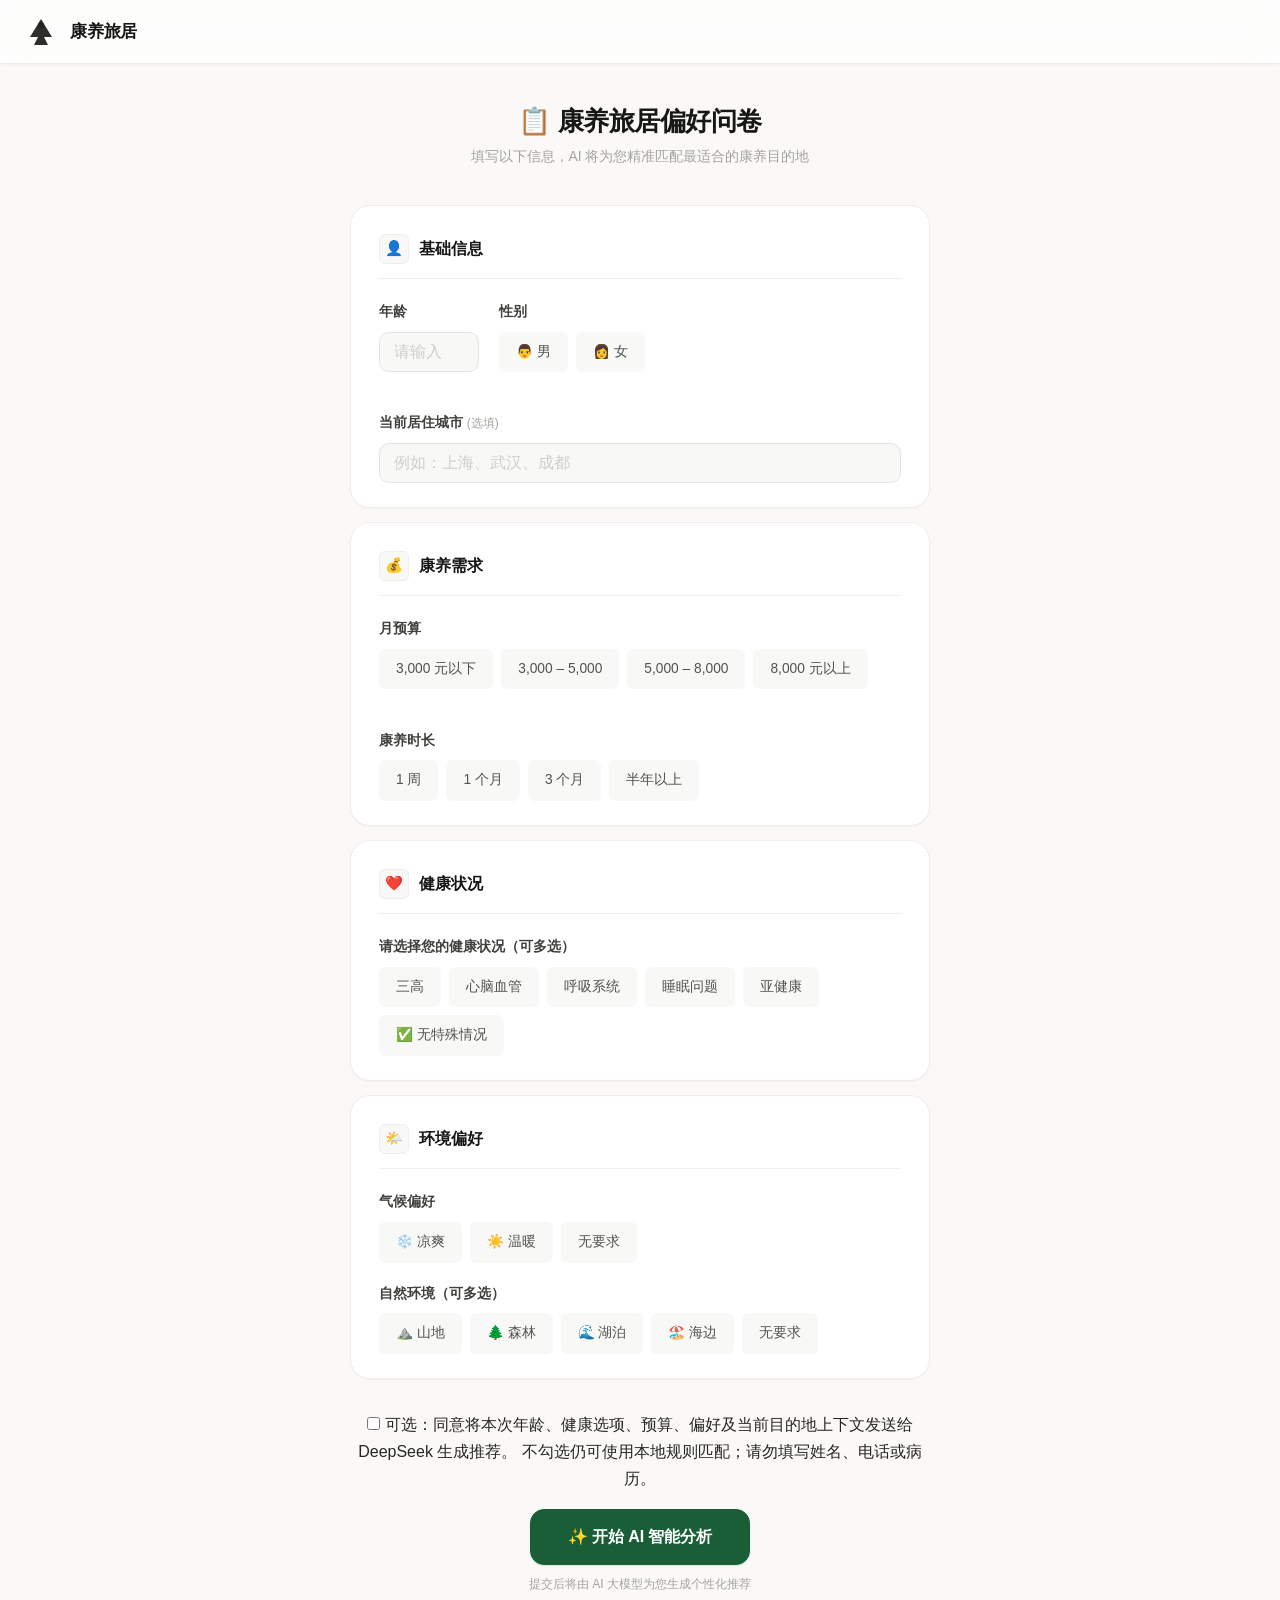
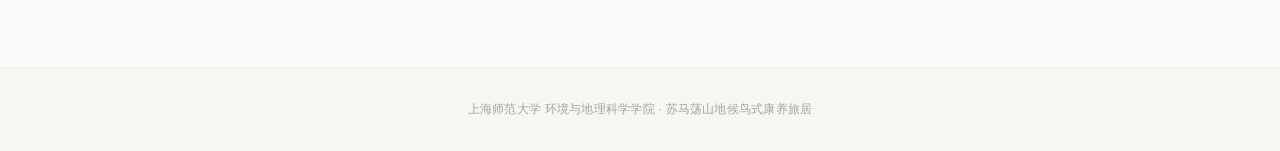
<file: frontend/questionnaire.html>
<!DOCTYPE html>
<html lang="zh-CN">
<head>
  <meta charset="UTF-8">
  <meta name="viewport" content="width=device-width, initial-scale=1.0">
  <title>康养旅居 · 偏好问卷</title>
  <link rel="stylesheet" href="css/style.css">
</head>
<body class="questionnaire-page">

  <!-- Navigation -->
  <nav class="nav">
    <div class="nav-inner">
      <a class="nav-brand" href="index.html">
        <span class="nav-brand-icon">
          <svg viewBox="0 0 34 34" fill="none" xmlns="http://www.w3.org/2000/svg">
            <path d="M17 4L28 22H20L24 30H10L14 22H6L17 4Z" fill="currentColor" opacity="0.9"/>
            <circle cx="17" cy="10" r="3" fill="currentColor" opacity="0.5"/>
          </svg>
        </span>
        <span>康养旅居</span>
      </a>
    </div>
  </nav>

  <!-- ── 问卷主体 ────────────────────────────────────────── -->
  <div class="q-container">

    <!-- 从 Act2 进入时显示；普通问卷路径保持隐藏 -->
    <section class="q-destination-context" id="q-destination-context" hidden>
      <div class="q-destination-image">
        <img id="q-destination-image" alt="" loading="eager">
      </div>
      <div class="q-destination-content">
        <p class="q-destination-eyebrow">本次分析对象</p>
        <h1><span id="q-destination-name">目的地</span>是否适合我</h1>
        <p class="q-destination-tagline" id="q-destination-tagline"></p>
        <div class="q-destination-facts" aria-label="当前目的地环境摘要">
          <span id="q-destination-climate"></span>
          <span id="q-destination-air"></span>
          <span id="q-destination-altitude"></span>
        </div>
        <a class="q-destination-change" href="index.html">返回目的地探索</a>
      </div>
    </section>

    <div class="q-header">
      <h2 id="q-page-title">📋 康养旅居偏好问卷</h2>
      <p id="q-page-desc">填写以下信息，AI 将为您精准匹配最适合的康养目的地</p>
    </div>

    <!-- 基础信息 -->
    <div class="q-section">
      <div class="q-section-title">
        <span class="q-section-icon">👤</span> 基础信息
      </div>

      <div class="q-row">
        <div class="q-field" style="flex: 0 0 100px;">
          <label class="q-label" for="age">年龄</label>
          <input class="q-input" type="number" id="age" name="age"
                 min="18" max="100" placeholder="请输入" required>
          <span class="field-error" id="error-age"></span>
        </div>
        <div class="q-field">
          <label class="q-label">性别</label>
          <div class="q-options">
            <input class="q-radio" type="radio" name="gender" id="gender-male" value="男">
            <label class="q-option" for="gender-male">👨 男</label>
            <input class="q-radio" type="radio" name="gender" id="gender-female" value="女">
            <label class="q-option" for="gender-female">👩 女</label>
          </div>
        </div>
      </div>

      <div class="q-row">
        <div class="q-field">
          <label class="q-label" for="city">当前居住城市 <span class="optional">(选填)</span></label>
          <input class="q-input" type="text" id="city" name="city"
                 placeholder="例如：上海、武汉、成都">
        </div>
      </div>
    </div>

    <!-- 康养需求 -->
    <div class="q-section">
      <div class="q-section-title">
        <span class="q-section-icon">💰</span> 康养需求
      </div>

      <div class="q-row">
        <div class="q-field">
          <label class="q-label">月预算</label>
          <div class="q-options">
            <input class="q-radio" type="radio" name="budget" id="budget-1" value="3000以下">
            <label class="q-option" for="budget-1">3,000 元以下</label>
            <input class="q-radio" type="radio" name="budget" id="budget-2" value="3000-5000">
            <label class="q-option" for="budget-2">3,000 – 5,000</label>
            <input class="q-radio" type="radio" name="budget" id="budget-3" value="5000-8000">
            <label class="q-option" for="budget-3">5,000 – 8,000</label>
            <input class="q-radio" type="radio" name="budget" id="budget-4" value="8000以上">
            <label class="q-option" for="budget-4">8,000 元以上</label>
          </div>
          <span class="field-error" id="error-budget"></span>
        </div>
      </div>

      <div class="q-row">
        <div class="q-field">
          <label class="q-label">康养时长</label>
          <div class="q-options">
            <input class="q-radio" type="radio" name="duration" id="dur-1" value="1周">
            <label class="q-option" for="dur-1">1 周</label>
            <input class="q-radio" type="radio" name="duration" id="dur-2" value="1个月">
            <label class="q-option" for="dur-2">1 个月</label>
            <input class="q-radio" type="radio" name="duration" id="dur-3" value="3个月">
            <label class="q-option" for="dur-3">3 个月</label>
            <input class="q-radio" type="radio" name="duration" id="dur-4" value="半年以上">
            <label class="q-option" for="dur-4">半年以上</label>
          </div>
        </div>
      </div>
    </div>

    <!-- 健康状况 -->
    <div class="q-section">
      <div class="q-section-title">
        <span class="q-section-icon">❤️</span> 健康状况
      </div>

      <div class="q-row">
        <div class="q-field">
          <label class="q-label">请选择您的健康状况（可多选）</label>
          <div class="q-options">
            <input class="q-checkbox" type="checkbox" name="health" id="health-1" value="三高">
            <label class="q-option" for="health-1">三高</label>
            <input class="q-checkbox" type="checkbox" name="health" id="health-2" value="心脑血管">
            <label class="q-option" for="health-2">心脑血管</label>
            <input class="q-checkbox" type="checkbox" name="health" id="health-3" value="呼吸系统">
            <label class="q-option" for="health-3">呼吸系统</label>
            <input class="q-checkbox" type="checkbox" name="health" id="health-4" value="睡眠问题">
            <label class="q-option" for="health-4">睡眠问题</label>
            <input class="q-checkbox" type="checkbox" name="health" id="health-5" value="亚健康">
            <label class="q-option" for="health-5">亚健康</label>
            <input class="q-checkbox" type="checkbox" name="health" id="health-6" value="无特殊情况">
            <label class="q-option" for="health-6">✅ 无特殊情况</label>
          </div>
        </div>
      </div>
    </div>

    <!-- 环境偏好 -->
    <div class="q-section">
      <div class="q-section-title">
        <span class="q-section-icon">🌤️</span> 环境偏好
      </div>

      <div class="q-row">
        <div class="q-field">
          <label class="q-label">气候偏好</label>
          <div class="q-options">
            <input class="q-radio" type="radio" name="climate" id="climate-cool" value="凉爽">
            <label class="q-option" for="climate-cool">❄️ 凉爽</label>
            <input class="q-radio" type="radio" name="climate" id="climate-warm" value="温暖">
            <label class="q-option" for="climate-warm">☀️ 温暖</label>
            <input class="q-radio" type="radio" name="climate" id="climate-any" value="无要求">
            <label class="q-option" for="climate-any">无要求</label>
          </div>
        </div>
      </div>

      <div class="q-row">
        <div class="q-field">
          <label class="q-label">自然环境（可多选）</label>
          <div class="q-options">
            <input class="q-checkbox" type="checkbox" name="environment" id="env-1" value="山地">
            <label class="q-option" for="env-1">⛰️ 山地</label>
            <input class="q-checkbox" type="checkbox" name="environment" id="env-2" value="森林">
            <label class="q-option" for="env-2">🌲 森林</label>
            <input class="q-checkbox" type="checkbox" name="environment" id="env-3" value="湖泊">
            <label class="q-option" for="env-3">🌊 湖泊</label>
            <input class="q-checkbox" type="checkbox" name="environment" id="env-4" value="海边">
            <label class="q-option" for="env-4">🏖️ 海边</label>
            <input class="q-checkbox" type="checkbox" name="environment" id="env-5" value="无要求">
            <label class="q-option" for="env-5">无要求</label>
          </div>
        </div>
      </div>
    </div>

    <!-- 提交按钮 -->
    <div class="q-submit">
      <label style="display:block;margin-bottom:16px;line-height:1.7">
        <input id="recommend-ai-consent" type="checkbox">
        可选：同意将本次年龄、健康选项、预算、偏好及当前目的地上下文发送给 DeepSeek 生成推荐。
        不勾选仍可使用本地规则匹配；请勿填写姓名、电话或病历。
      </label>
      <button id="submit-btn" class="btn btn-primary btn-lg" type="button"
              onclick="handleSubmit()">
        ✨ 开始 AI 智能分析
      </button>
      <p class="q-submit-hint" id="q-submit-hint">提交后将由 AI 大模型为您生成个性化推荐</p>
    </div>

  </div>

  <!-- ── 底部 ────────────────────────────────────────────── -->
  <footer class="footer">
    上海师范大学 环境与地理科学学院 · 苏马荡山地候鸟式康养旅居
  </footer>

  <!-- ── 表单交互脚本 ────────────────────────────────────── -->
  <script src="js/api.js?v=web-closure-1"></script>
  <script>
    // ── Act2 目的地上下文 ─────────────────────────────────
    const ANALYSIS_QUERY = new URLSearchParams(window.location.search);
    const DESTINATION_MODE = ANALYSIS_QUERY.get('mode') === 'destination';
    const EXPECTED_DESTINATION_ID = ANALYSIS_QUERY.get('destination_id');

    function readSessionJson(key) {
      try {
        const value = sessionStorage.getItem(key);
        return value ? JSON.parse(value) : null;
      } catch (error) {
        console.warn('[Step5] 无法读取上下文:', key, error.message);
        return null;
      }
    }

    function readAnalysisContext() {
      if (!DESTINATION_MODE) return null;
      const destination = readSessionJson('ht_selected_dest');
      const exploration = readSessionJson('ht_exploration_context');
      if (!destination || destination.id == null || !destination.name) return null;
      if (EXPECTED_DESTINATION_ID && String(destination.id) !== String(EXPECTED_DESTINATION_ID)) return null;
      return { mode: 'destination', destination, exploration: exploration || {} };
    }

    const analysisContext = readAnalysisContext();
    let lastAnalysisRequest = null;

    function destinationAirLabel(destination) {
      const air = destination.air_quality || {};
      if (typeof air === 'string') return air;
      const parts = [];
      if (air.level) parts.push('空气' + air.level);
      if (air.index != null) parts.push('AQI ' + air.index);
      return parts.join(' · ') || '空气数据待核验';
    }

    function destinationTemperature(destination) {
      const temperature = destination.temperature || {};
      return typeof temperature === 'string' ? temperature : (temperature.average || '');
    }

    function contractFactText(label, fact) {
      if (!fact || ['pending', 'unknown', 'conflict', 'stale'].includes(fact.status)) return '';
      let value = fact.value;
      if (value == null && fact.value_low != null && fact.value_high != null) {
        value = fact.value_low + '–' + fact.value_high;
      }
      if (value == null || value === '') return '';
      const unit = fact.unit ? String(fact.unit).replace('CNY/month', '元/月') : '';
      return `${label}${value}${unit}（范围：${fact.scope || '未说明'}；状态：${fact.status}）`;
    }

    function contractEnvironmentSummary(exploration) {
      const environment = exploration && exploration.environment;
      const facts = environment && environment.verified_facts;
      if (!facts) return '';
      return [
        contractFactText('年均气温', facts.average_temperature),
        contractFactText('空气环境', facts.air_quality),
        contractFactText('森林覆盖率', facts.forest_coverage),
        contractFactText('海拔', facts.altitude),
        contractFactText('医疗可达性', facts.medical_access),
        contractFactText('月预算参考', facts.monthly_budget)
      ].filter(Boolean).join('，');
    }

    function contractMissingData(exploration) {
      const environment = exploration && exploration.environment;
      const evidence = environment && environment.analysis_evidence;
      if (!Array.isArray(evidence)) return [];
      return [...new Set(evidence.flatMap(item => item.missing_data || []))];
    }

    function renderAnalysisContext() {
      if (!analysisContext) return;
      const destination = analysisContext.destination;
      const contextCard = document.getElementById('q-destination-context');
      contextCard.hidden = false;

      document.body.classList.add('destination-analysis-mode');
      document.title = '康养旅居 · ' + destination.name + '适合度分析';
      document.getElementById('q-destination-name').textContent = destination.name;
      document.getElementById('q-destination-tagline').textContent = destination.tagline || destination.story || '';
      document.getElementById('q-destination-climate').textContent = destination.climate || '气候数据待核验';
      document.getElementById('q-destination-air').textContent = destinationAirLabel(destination);
      document.getElementById('q-destination-altitude').textContent = destination.altitude != null
        ? '海拔 ' + destination.altitude + 'm' : '海拔待核验';

      const image = document.getElementById('q-destination-image');
      if (destination.image) {
        image.src = destination.image;
        image.alt = destination.name + '风景';
        image.addEventListener('error', function () {
          image.removeAttribute('src');
          image.parentElement.classList.add('is-unavailable');
        }, { once: true });
      } else {
        image.parentElement.classList.add('is-unavailable');
      }

      document.getElementById('q-page-title').textContent = '告诉 AI 您的生活与健康需求';
      document.getElementById('q-page-desc').textContent = '以下回答将只用于判断' + destination.name + '与您的适配情况。';
      document.getElementById('submit-btn').textContent = '分析' + destination.name + '是否适合我';
      document.getElementById('q-submit-hint').textContent = '将结合当前地点的气候、空气、医疗与预算信息进行分析';
    }

    renderAnalysisContext();

    // “无特殊情况” 与其他健康选项互斥
    const healthNone = document.getElementById('health-6');
    const healthChecks = document.querySelectorAll('input[name="health"]:not(#health-6)');
    healthChecks.forEach(cb => {
     cb.addEventListener('change', () => { if (cb.checked) healthNone.checked = false; });
    });
    healthNone.addEventListener('change', () => {
      if (healthNone.checked) { healthChecks.forEach(cb => { cb.checked = false; }); }
    });

    // “无要求” 与其他环境选项互斥
    const envNone = document.getElementById('env-5');
    const envChecks = document.querySelectorAll('input[name="environment"]:not(#env-5)');
    envChecks.forEach(cb => {
      cb.addEventListener('change', () => { if (cb.checked) envNone.checked = false; });
    });
    envNone.addEventListener('change', () => {
      if (envNone.checked) { envChecks.forEach(cb => { cb.checked = false; }); }
    });

    // ── API 配置 ──────────────────────────────────────────
    const API_BASE = window.HealthTravelAPI.API_BASE;

    // ── 字段映射 ──────────────────────────────────────────
    const BUDGET_MAP = {
      '3000以下': 2000, '3000-5000': 4000, '5000-8000': 6500, '8000以上': 10000,
    };
    const CLIMATE_MAP = {
      '凉爽': '避暑', '温暖': '避寒', '无要求': '不挑剔',
    };

    // 暂存最近一次 payload，供重试使用
    let lastPayload = null;

    // ── 内联校验 ──────────────────────────────────────────
    function clearErrors() {
      document.querySelectorAll('.field-error').forEach(el => { el.textContent = ''; });
      document.querySelectorAll('.q-input.error').forEach(el => { el.classList.remove('error'); });
      const budgetOpts = document.querySelector('input[name="budget"]')?.closest('.q-options');
      if (budgetOpts) budgetOpts.classList.remove('error');
    }

    function showFieldError(elId, msg) {
      const errEl = document.getElementById('error-' + elId);
      if (errEl) errEl.textContent = msg;
      const input = document.getElementById(elId);
      if (input) input.classList.add('error');
    }

    function showBudgetError(msg) {
      const errEl = document.getElementById('error-budget');
      if (errEl) errEl.textContent = msg;
      const opts = document.querySelector('input[name="budget"]')?.closest('.q-options');
      if (opts) opts.classList.add('error');
    }

    // ── AI 加载层 ─────────────────────────────────────────
    const THINKING_STEPS = [
      '读取您的健康需求…',
      '分析健康状况与适合的海拔区间…',
      '匹配预算与消费水平…',
      '检索目的地环境数据库…',
      'DeepSeek 大模型深度推理…',
      '生成个性化推荐方案…',
    ];
    if (analysisContext) {
      THINKING_STEPS[3] = '核对' + analysisContext.destination.name + '的环境与生活数据…';
      THINKING_STEPS[5] = '生成当前地点适合度结论…';
    }
    let animationAbort = null;
    let safetyTimer = null;
    let apiResolved = false;
    let resolveApiPromise = null;

    function sleep(ms) { return new Promise(r => setTimeout(r, ms)); }

    function clearSafetyTimer() {
      if (safetyTimer) { clearTimeout(safetyTimer); safetyTimer = null; }
    }

    function showOverlay() {
      clearSafetyTimer();
      apiResolved = false;
      resolveApiPromise = null;
      document.getElementById('ai-overlay').style.display = 'flex';
      document.getElementById('ai-thinking').style.display = 'block';
      document.getElementById('ai-error').style.display = 'none';
      document.querySelectorAll('.ai-thinking-step').forEach((el, i) => {
        el.className = 'ai-thinking-step';
        el.querySelector('.step-text').textContent = THINKING_STEPS[i];
      });
      safetyTimer = setTimeout(() => {
        console.error('⚠️ 加载层安全超时触发（35 秒），强制关闭');
        showErrorCard('服务响应超时', 'AI 服务处理时间过长，请检查网络后重试。', true);
        resetButton();
      }, 35000);
    }

    function hideOverlay() {
      clearSafetyTimer();
      document.getElementById('ai-overlay').style.display = 'none';
    }

    function setStepState(index, state) {
      const steps = document.querySelectorAll('.ai-thinking-step');
      if (index >= 0 && index < steps.length) {
        steps[index].className = 'ai-thinking-step ' + state;
      }
    }

    async function runThinkingAnimation(apiPromise) {
      animationAbort = new AbortController();
      const signal = animationAbort.signal;

      // Steps 0-2: Play while API is running (600ms each)
      for (let i = 0; i <= 2; i++) {
        if (signal.aborted) return;
        setStepState(i, 'active');
        // Wait 800ms or until API resolves
        await Promise.race([sleep(800), apiPromise.then(function(){}).catch(function(){})]);
        if (signal.aborted) return;
        setStepState(i, 'done');
      }

      // Step 3: "检索数据库" — wait for API if still pending
      if (signal.aborted) return;
      setStepState(3, 'active');
      await Promise.race([sleep(800), apiPromise.then(function(){}).catch(function(){})]);
      if (signal.aborted) return;
      setStepState(3, 'done');

      // Step 4: "DeepSeek 推理" — must wait for API
      if (signal.aborted) return;
      setStepState(4, 'active');
      try {
        await apiPromise; // Wait for actual API response
      } catch(e) {
        // API will handle error separately, just complete animation
      }
      if (signal.aborted) return;
      setStepState(4, 'done');

      // Step 5: "生成推荐" — brief final step
      if (signal.aborted) return;
      setStepState(5, 'active');
      await sleep(500);
      if (signal.aborted) return;
      setStepState(5, 'done');
    }

    function completeAllSteps() {
      if (animationAbort) animationAbort.abort();
      document.querySelectorAll('.ai-thinking-step').forEach(el => {
        el.className = 'ai-thinking-step done';
      });
    }

    function showErrorCard(title, msg, showRetry) {
      clearSafetyTimer();
      if (animationAbort) animationAbort.abort();
      document.getElementById('ai-thinking').style.display = 'none';
      const errEl = document.getElementById('ai-error');
      errEl.style.display = 'block';
      document.getElementById('ai-error-title').textContent = title;
      document.getElementById('ai-error-msg').textContent = msg;
      document.getElementById('ai-retry-btn').style.display = showRetry ? 'inline-flex' : 'none';
      document.getElementById('ai-close-btn').style.display = showRetry ? 'none' : 'inline-flex';
    }

    // ── 按钮状态 ──────────────────────────────────────────
    function setButtonLoading() {
      const btn = document.getElementById('submit-btn');
      btn.classList.add('btn-loading');
      btn.innerHTML = '<span class="btn-spinner"></span>AI 正在分析…';
      btn.disabled = true;
    }

    function resetButton() {
      const btn = document.getElementById('submit-btn');
      btn.classList.remove('btn-loading');
      btn.textContent = analysisContext
        ? '分析' + analysisContext.destination.name + '是否适合我'
        : '✨ 开始 AI 智能分析';
      btn.disabled = false;
    }

    // ── 核心提交流程 ──────────────────────────────────────
    function doSubmit(payload) {
      const controller = new AbortController();
      const timeoutId = setTimeout(() => controller.abort(), 30000);

      // Create the API promise (fired immediately, animation syncs with it)
      var apiPromise = fetch(`${API_BASE}/api/recommend`, {
        method: 'POST',
        headers: { 'Content-Type': 'application/json' },
        body: JSON.stringify(payload),
        signal: controller.signal,
      }).then(function (resp) {
        clearTimeout(timeoutId);
        if (!resp.ok) {
          return resp.text().then(function (errText) {
            throw new Error('HTTP ' + resp.status + ': ' + errText);
          });
        }
        return resp.json();
      });

      // Run animation synced with API
      runThinkingAnimation(apiPromise).then(function () {
        // Handle API result after animation completes
        return apiPromise.then(function (data) {
          completeAllSteps();

          // Store results together with the immutable analysis context used for this request.
          const storedResult = Object.assign({}, data);
          if (lastAnalysisRequest) storedResult.analysis_context = lastAnalysisRequest;
          sessionStorage.setItem('ht_recommend_results', JSON.stringify(storedResult));

          // Preload destinations
          var destCtrl = new AbortController();
          var destTimeout = setTimeout(function () { destCtrl.abort(); }, 5000);
          return fetch(API_BASE + '/api/destinations', { signal: destCtrl.signal })
            .then(function (destResp) {
              clearTimeout(destTimeout);
              if (destResp.ok) {
                return destResp.json().then(function (destData) {
                  sessionStorage.setItem('ht_destinations', JSON.stringify(destData.results || []));
                });
              }
            }).catch(function () { /* degrade gracefully */ });
        }).then(function () {
          return sleep(400);
        }).then(function () {
          window.location.href = 'results.html';
        });
      }).catch(function (err) {
        clearTimeout(timeoutId);
        console.error('❌ 请求失败：', err);

        if (err.name === 'AbortError') {
          showErrorCard('AI 服务暂时繁忙', '请求超时（30 秒），DeepSeek 可能正在高负载运行，请稍后重试。', true);
        } else {
          showErrorCard('网络连接失败', '无法连接到后端服务。请确认服务已启动：\nhttp://127.0.0.1:8000', true);
        }
        resetButton();
      });
    }

    async function handleSubmit() {
      clearErrors();

      // 收集表单数据
      const age       = parseInt(document.getElementById('age').value, 10);
      const gender    = document.querySelector('input[name="gender"]:checked')?.value || '';
      const city      = document.getElementById('city').value.trim();
      const budgetKey = document.querySelector('input[name="budget"]:checked')?.value;
      const duration  = document.querySelector('input[name="duration"]:checked')?.value || '';
      const health    = [...document.querySelectorAll('input[name="health"]:checked')].map(c => c.value);
      const climateRaw= document.querySelector('input[name="climate"]:checked')?.value;
      const env       = [...document.querySelectorAll('input[name="environment"]:checked')].map(c => c.value);

      // 校验
      if (!age || age < 18 || age > 100) {
        showFieldError('age', '请填写有效的年龄（18–100 岁）');
        document.getElementById('age').focus();
        return;
      }
      if (!budgetKey) {
        showBudgetError('请选择月预算');
        return;
      }

      // 映射后端字段
      const healthStatus = health.length === 0 || health.includes('无特殊情况')
        ? '健康' : health.join('、');
      const notesParts = [];
      if (gender)   notesParts.push(`性别：${gender}`);
      if (city)     notesParts.push(`现居：${city}`);
      if (duration) notesParts.push(`计划时长：${duration}`);
      if (env.length && !env.includes('无要求')) {
        notesParts.push(`环境偏好：${env.join('、')}`);
      }
      if (analysisContext) {
        const destination = analysisContext.destination;
        const act3 = analysisContext.exploration && analysisContext.exploration.act3;
        const contractFacts = contractEnvironmentSummary(analysisContext.exploration);
        const environmentFacts = contractFacts || [
          destination.climate,
          destinationTemperature(destination) ? '年均气温' + destinationTemperature(destination) : '',
          destinationAirLabel(destination),
          destination.forest_coverage ? '森林覆盖' + destination.forest_coverage : '',
          destination.medical_level ? '医疗资源' + destination.medical_level : '',
          destination.budget_level ? '预算等级' + destination.budget_level : '',
          destination.altitude != null ? '海拔' + destination.altitude + '米' : ''
        ].filter(Boolean).join('，');
        const missingData = contractMissingData(analysisContext.exploration);
        notesParts.push(
          `当前分析目的地：${destination.name}（ID ${destination.id}）。` +
          `用户希望重点判断该地点是否适合本人，请优先评估并明确说明适合条件、风险与注意事项。` +
          `已知目的地数据：${environmentFacts}。` +
          (missingData.length ? `明确缺失数据：${missingData.join('、')}；不得自行补全。` : '')
        );
        if (analysisContext.exploration.source === 'act3_v1' && act3) {
          const act3Facts = [
            act3.selected_season
              ? `已选择季节：${act3.selected_season_label || act3.selected_season}` : '',
            act3.budget_scenario
              ? `预算情景：${act3.budget_scenario_label || act3.budget_scenario}` : '',
            Array.isArray(act3.viewed_sections) && act3.viewed_sections.length
              ? `已查看内容：${act3.viewed_sections.join('、')}` : ''
          ].filter(Boolean).join('，');
          if (act3Facts) notesParts.push(`Act3 深度体验上下文：${act3Facts}`);
        }
      }

      lastPayload = {
        allow_external_ai: document.getElementById('recommend-ai-consent').checked,
        age, monthly_budget: BUDGET_MAP[budgetKey] || 4000,
        health_status: healthStatus,
        climate_preference: CLIMATE_MAP[climateRaw] || '不挑剔',
        activity_level: '轻度',
        additional_notes: notesParts.join('；'),
      };

      lastAnalysisRequest = analysisContext ? {
        mode: 'destination',
        destination: analysisContext.destination,
        exploration: analysisContext.exploration,
        profile: lastPayload,
        submitted_at: new Date().toISOString()
      } : {
        mode: 'general',
        profile: lastPayload,
        submitted_at: new Date().toISOString()
      };
      sessionStorage.setItem('ht_analysis_request', JSON.stringify(lastAnalysisRequest));

      // 显示加载层 + 提交（doSubmit 内部管理动画+API）
      setButtonLoading();
      showOverlay();
      doSubmit(lastPayload);
    }

    // ── 重试 ──────────────────────────────────────────────
    function handleRetry() {
      if (!lastPayload) return;
      showOverlay();
      setButtonLoading();
      doSubmit(lastPayload);
    }

    function closeOverlay() {
      hideOverlay();
      resetButton();
    }
  </script>


  <!-- ══════════════════════════════════════════════════════ -->
  <!-- AI 分析加载层                                            -->
  <!-- ══════════════════════════════════════════════════════ -->
  <div id="ai-overlay" class="ai-overlay" style="display:none;">
    <div class="ai-overlay-card">

      <!-- 思考状态 -->
      <div id="ai-thinking">
        <div class="ai-thinking-header">
          <div class="ai-thinking-spinner">
            <span class="spinner-ring"></span>
          </div>
          <h3>AI 深度分析中</h3>
        </div>
        <div class="ai-thinking-steps">
          <div class="ai-thinking-step" data-step="0">
            <span class="step-icon"></span>
            <span class="step-text">读取您的健康需求…</span>
          </div>
          <div class="ai-thinking-step" data-step="1">
            <span class="step-icon"></span>
            <span class="step-text">分析健康状况与适合的海拔区间…</span>
          </div>
          <div class="ai-thinking-step" data-step="2">
            <span class="step-icon"></span>
            <span class="step-text">匹配预算与消费水平…</span>
          </div>
          <div class="ai-thinking-step" data-step="3">
            <span class="step-icon"></span>
            <span class="step-text">检索目的地环境数据库…</span>
          </div>
          <div class="ai-thinking-step" data-step="4">
            <span class="step-icon"></span>
            <span class="step-text">DeepSeek 大模型深度推理…</span>
          </div>
          <div class="ai-thinking-step" data-step="5">
            <span class="step-icon"></span>
            <span class="step-text">生成个性化推荐方案…</span>
          </div>
        </div>
      </div>

      <!-- 错误状态（初始隐藏） -->
      <div id="ai-error" class="ai-error-state" style="display:none;">
        <div class="ai-error-icon">⚠️</div>
        <h3 id="ai-error-title">网络连接失败</h3>
        <p id="ai-error-msg"></p>
        <div class="ai-error-actions">
          <button id="ai-retry-btn" class="btn btn-primary" onclick="handleRetry()">🔄 重新尝试</button>
          <button id="ai-close-btn" class="btn btn-outline" onclick="closeOverlay()" style="display:none;">关闭</button>
        </div>
      </div>

    </div>
  </div>

  <!-- Navigation script -->
  <script src="js/nav.js"></script>
  <!-- UX Engine -->
  <script src="js/ux.js"></script>

</body>
</html>
</file>
<file: frontend/css/style.css>
/* ============================================================
   AI 康养旅居 — Main Stylesheet
   Sprint 6: 产品化设计系统
   模块化入口，按层叠顺序引入
   ============================================================ */

/* Layer 0: Design Tokens（变量定义，必须最先加载） */
@import 'tokens.css';

/* Layer 1: Reset & Base */
@import 'reset.css';

/* Layer 2: Component Styles */
@import 'nav.css';
@import 'hero.css';
@import 'buttons.css';
@import 'cards.css';
@import 'sections.css';
@import 'map.css';
@import 'footer.css';

/* Layer 3: Responsive（必须最后加载以覆盖组件样式） */
@import 'responsive.css';

/* ═══════════════════════════════════════════════════════════
   向后兼容：保留旧版 CSS 变量别名和全局样式
   以下内容来自原 style.css，确保 questionnaire.html
   和 results.html 继续正常工作
   ═══════════════════════════════════════════════════════════ */

/* ── 问卷页面（questionnaire.html 样式） ──────────────────── */
.questionnaire-page {
  background: var(--color-bg);
}

.q-container {
  max-width: 620px;
  margin: 0 auto;
  padding: 40px 20px 72px;
}

.q-header {
  text-align: center;
  margin-bottom: 36px;
}

.q-header h2 {
  font-size: var(--text-2xl);
  font-weight: 700;
  color: var(--color-gray-900);
  margin-bottom: 8px;
  letter-spacing: -0.02em;
}

.q-header p {
  color: var(--color-text-muted);
  font-size: var(--text-sm);
}

.q-section {
  background: var(--color-surface);
  border: 1px solid var(--color-border-light);
  border-radius: var(--radius-lg);
  padding: 28px 28px 24px;
  margin-bottom: 14px;
  box-shadow: var(--shadow-xs);
  position: relative;
}

.q-section-title {
  display: flex;
  align-items: center;
  gap: 10px;
  font-size: var(--text-base);
  font-weight: 600;
  color: var(--color-gray-900);
  margin-bottom: 22px;
  padding-bottom: 14px;
  border-bottom: 1px solid var(--color-border-light);
  letter-spacing: -0.01em;
}

.q-section-icon {
  width: 30px;
  height: 30px;
  border-radius: var(--radius-xs);
  display: inline-flex;
  align-items: center;
  justify-content: center;
  font-size: .9rem;
  background: var(--color-gray-50);
  border: 1px solid var(--color-border-light);
}

.q-row {
  display: flex;
  gap: 20px;
  margin-bottom: 20px;
}

.q-row:last-child { margin-bottom: 0; }

.q-field {
  flex: 1;
  min-width: 0;
}

.q-label {
  display: block;
  font-size: var(--text-sm);
  font-weight: 600;
  color: var(--color-gray-700);
  margin-bottom: 8px;
}

.q-label .optional {
  font-weight: 400;
  color: var(--color-text-muted);
  font-size: var(--text-xs);
}

.q-input {
  width: 100%;
  padding: 10px 14px;
  font-size: var(--text-base);
  font-family: var(--font-sans);
  color: var(--color-text);
  background: var(--color-gray-50);
  border: 1px solid var(--color-border);
  border-radius: var(--radius-sm);
  transition: all var(--transition-fast);
  outline: none;
}

.q-input:focus {
  border-color: var(--color-gray-400);
  background: #fff;
  box-shadow: 0 0 0 3px rgba(0,0,0,.04);
}

.q-input::placeholder {
  color: var(--color-gray-300);
}

.q-options {
  display: flex;
  flex-wrap: wrap;
  gap: 8px;
}

.q-radio,
.q-checkbox {
  position: absolute;
  opacity: 0;
  pointer-events: none;
}

.q-option {
  display: inline-flex;
  align-items: center;
  gap: 5px;
  padding: 8px 16px;
  font-size: var(--text-sm);
  font-weight: 500;
  color: var(--color-gray-600);
  background: var(--color-gray-50);
  border: 1px solid transparent;
  border-radius: var(--radius-xs);
  cursor: pointer;
  transition: all var(--transition-fast);
  user-select: none;
  white-space: nowrap;
}

.q-option:hover {
  background: var(--color-gray-100);
  color: var(--color-gray-800);
}

.q-radio:focus-visible + .q-option,
.q-checkbox:focus-visible + .q-option {
  box-shadow: 0 0 0 3px rgba(0,0,0,.06);
}

.q-radio:checked + .q-option {
  background: var(--color-gray-900);
  border-color: var(--color-gray-900);
  color: #fff;
  font-weight: 600;
}

.q-checkbox:checked + .q-option {
  background: var(--color-gray-900);
  border-color: var(--color-gray-900);
  color: #fff;
  font-weight: 600;
}

.q-submit {
  text-align: center;
  margin-top: 32px;
}

.q-submit .btn {
  min-width: 220px;
}

.q-submit-hint {
  margin-top: 10px;
  font-size: var(--text-xs);
  color: var(--color-text-muted);
}

.field-error {
  display: block;
  margin-top: 6px;
  font-size: var(--text-xs);
  color: #e53e3e;
  font-weight: 500;
  min-height: 1.2em;
}

.q-input.error {
  border-color: #feb2b2;
  background: #fff5f5;
}

.q-options.error {
  padding: 8px;
  border: 1px solid #feb2b2;
  border-radius: var(--radius-sm);
  background: #fff5f5;
}

/* ── AI 分析加载层（问卷→结果页过渡） ────────────────────── */
.ai-overlay {
  position: fixed;
  inset: 0;
  z-index: 9999;
  display: flex;
  align-items: center;
  justify-content: center;
  background: rgba(15, 23, 42, .72);
  backdrop-filter: blur(8px);
  -webkit-backdrop-filter: blur(8px);
  animation: overlayIn .25s ease;
}

@keyframes overlayIn {
  from { opacity: 0; }
  to   { opacity: 1; }
}

.ai-overlay-card {
  width: 440px;
  max-width: 92vw;
  background: #fff;
  border-radius: var(--radius-xl);
  padding: 36px 32px 32px;
  box-shadow: 0 24px 80px rgba(0,0,0,.25), 0 0 0 1px rgba(255,255,255,.1);
  animation: cardUp .35s cubic-bezier(.34,1.56,.64,1);
}

@keyframes cardUp {
  from { opacity: 0; transform: translateY(24px) scale(.96); }
  to   { opacity: 1; transform: translateY(0) scale(1); }
}

.ai-thinking-header {
  display: flex;
  align-items: center;
  gap: 14px;
  margin-bottom: 28px;
  padding-bottom: 20px;
  border-bottom: 1px solid var(--color-border);
}

.ai-thinking-header h3 {
  font-size: 1.1rem;
  font-weight: 700;
  color: var(--color-gray-900);
  margin: 0;
}

.ai-thinking-spinner {
  position: relative;
  width: 36px;
  height: 36px;
}

.spinner-ring {
  position: absolute;
  inset: 0;
  border-radius: 50%;
  border: 3px solid var(--color-forest-100);
  border-top-color: var(--color-forest-600);
  animation: spin .8s linear infinite;
}

@keyframes spin {
  to { transform: rotate(360deg); }
}

.ai-thinking-steps {
  display: flex;
  flex-direction: column;
  gap: 2px;
}

.ai-thinking-step {
  display: flex;
  align-items: center;
  gap: 12px;
  padding: 10px 14px;
  border-radius: var(--radius-sm);
  transition: all .3s ease;
}

.ai-thinking-step .step-icon {
  width: 22px;
  height: 22px;
  border-radius: 50%;
  flex-shrink: 0;
  display: flex;
  align-items: center;
  justify-content: center;
  font-size: .7rem;
  transition: all .3s ease;
}

.ai-thinking-step .step-icon {
  border: 2px solid var(--color-gray-200);
  background: #fff;
}

.ai-thinking-step .step-text {
  font-size: .9rem;
  color: var(--color-gray-400);
  transition: color .3s ease;
}

.ai-thinking-step.active .step-icon {
  border-color: var(--color-forest-500);
  background: var(--color-forest-50);
  box-shadow: 0 0 0 4px rgba(51, 145, 93, .12);
  animation: stepPulse 1.5s ease-in-out infinite;
}

@keyframes stepPulse {
  0%, 100% { box-shadow: 0 0 0 4px rgba(51, 145, 93, .12); }
  50%      { box-shadow: 0 0 0 8px rgba(51, 145, 93, .04); }
}

.ai-thinking-step.active .step-text {
  color: var(--color-gray-900);
  font-weight: 600;
}

.ai-thinking-step.done .step-icon {
  border-color: var(--color-forest-500);
  background: var(--color-forest-500);
  position: relative;
}

.ai-thinking-step.done .step-icon::after {
  content: "✓";
  color: #fff;
  font-weight: 700;
  font-size: .65rem;
  line-height: 1;
}

.ai-thinking-step.done .step-text {
  color: var(--color-forest-700);
}

.ai-error-state {
  text-align: center;
  animation: fadeIn .3s ease;
}

@keyframes fadeIn {
  from { opacity: 0; }
  to   { opacity: 1; }
}

.ai-error-icon {
  width: 56px;
  height: 56px;
  border-radius: 50%;
  background: #fef3c7;
  display: inline-flex;
  align-items: center;
  justify-content: center;
  font-size: 1.5rem;
  margin-bottom: 18px;
}

.ai-error-state h3 {
  font-size: 1.1rem;
  font-weight: 700;
  color: var(--color-gray-900);
  margin-bottom: 8px;
}

.ai-error-state p {
  font-size: .9rem;
  color: var(--color-text-secondary);
  margin-bottom: 24px;
  line-height: 1.6;
  white-space: pre-line;
}

.ai-error-actions {
  display: flex;
  justify-content: center;
  gap: 12px;
}

/* ── 结果页样式（向后兼容） ─────────────────────────────── */
.result-container {
  max-width: 1400px;
  margin: 0 auto;
  padding: 48px 28px 80px;
  position: relative;
}

.result-container::before {
  content: "";
  position: fixed;
  top: -200px;
  left: 50%;
  transform: translateX(-50%);
  width: 700px;
  height: 700px;
  background: radial-gradient(circle, rgba(51, 145, 93, .06) 0%, transparent 70%);
  border-radius: 50%;
  pointer-events: none;
  z-index: -1;
}

.entrance-hidden {
  opacity: 0;
  transform: translateY(24px);
}

.entrance-visible {
  animation: pageEntrance .6s var(--ease-out-expo) forwards;
}

@keyframes pageEntrance {
  from { opacity: 0; transform: translateY(24px); }
  to   { opacity: 1; transform: translateY(0); }
}

.typewriter-cursor {
  display: inline;
  color: #4ade80;
  font-weight: 400;
  animation: cursorBlink .8s step-end infinite;
}

@keyframes cursorBlink {
  0%, 100% { opacity: 1; }
  50%      { opacity: 0; }
}

.result-header {
  text-align: center;
  margin-bottom: 32px;
}

.result-header .ai-badge {
  display: inline-flex;
  align-items: center;
  gap: 6px;
  padding: 6px 14px;
  background: var(--color-gray-100);
  border: 1px solid var(--color-gray-200);
  border-radius: 999px;
  font-size: var(--text-xs);
  font-weight: 500;
  color: var(--color-gray-600);
  margin-bottom: 18px;
}

.result-header h1 {
  font-size: var(--text-3xl);
  font-weight: 700;
  color: var(--color-gray-900);
  letter-spacing: -0.02em;
  margin-bottom: 10px;
}

.result-header h1 .ai-dot {
  display: inline-block;
  width: 7px;
  height: 7px;
  border-radius: 50%;
  background: var(--color-forest-500);
  margin-left: 4px;
  animation: dotGlow 3s ease-in-out infinite;
}

@keyframes dotGlow {
  0%, 100% { opacity: .5; }
  50%      { opacity: 1; }
}

.result-header p {
  color: var(--color-text-muted);
  font-size: var(--text-sm);
  max-width: 440px;
  margin: 0 auto;
  line-height: 1.7;
}

/* AI 分析摘要卡片 */
.ai-summary {
  background: var(--color-surface);
  border: 1px solid var(--color-border-light);
  border-radius: var(--radius-lg);
  padding: 28px 30px;
  margin-bottom: 28px;
  position: relative;
  box-shadow: var(--shadow-xs);
  display: flex;
  gap: 18px;
  align-items: flex-start;
}

.ai-summary-icon {
  flex-shrink: 0;
  display: flex;
  align-items: center;
}

.ai-summary-icon .icon-circle {
  width: 36px;
  height: 36px;
  border-radius: var(--radius-xs);
  background: var(--color-gray-900);
  display: flex;
  align-items: center;
  justify-content: center;
  font-size: 1rem;
}

.ai-summary blockquote {
  margin: 0;
  padding: 0;
  font-size: var(--text-base);
  line-height: 1.75;
  color: var(--color-gray-700);
  flex: 1;
  min-height: 1.5em;
}

.ai-attribution {
  display: flex;
  align-items: center;
  gap: 8px;
  margin-bottom: 28px;
  font-size: var(--text-xs);
  font-weight: 500;
  color: var(--color-text-muted);
  flex-wrap: wrap;
}

.ai-attribution .attr-divider {
  color: var(--color-gray-300);
  font-weight: 300;
}

.ai-attribution .attr-right {
  color: var(--color-text-muted);
  font-size: var(--text-xs);
}

.ai-attribution strong {
  font-weight: 600;
  color: var(--color-gray-700);
}

.ai-attribution.fallback {
  color: #b45309;
}

.ai-attribution.fallback strong {
  color: #92400e;
}

/* 推荐信息网格 */
.rec-info-grid {
  display: grid;
  grid-template-columns: repeat(2, 1fr);
  gap: 8px;
  margin-bottom: 14px;
}

.rec-info-item {
  display: flex;
  align-items: flex-start;
  gap: 8px;
  padding: 8px 12px;
  background: var(--color-gray-50);
  border-radius: var(--radius-xs);
}

.rec-info-item .info-icon {
  font-size: .95rem;
  flex-shrink: 0;
}

.rec-info-item .info-text {
  display: flex;
  flex-direction: column;
  gap: 1px;
  min-width: 0;
}

.rec-info-item .info-label {
  font-size: var(--text-xs);
  color: var(--color-text-muted);
  font-weight: 500;
}

.rec-info-item .info-value {
  font-size: var(--text-sm);
  color: var(--color-gray-700);
  font-weight: 600;
  word-break: break-word;
}

.rec-card-reason {
  display: flex;
  gap: 8px;
  padding: 14px 16px;
  background: var(--color-gray-50);
  border-radius: var(--radius-sm);
  margin-bottom: 16px;
  font-size: var(--text-sm);
  color: var(--color-gray-600);
  line-height: 1.7;
  border-left: 2px solid var(--color-gray-300);
}

.rec-card-top {
  display: flex;
  align-items: center;
  justify-content: space-between;
  margin-bottom: 18px;
  flex-wrap: wrap;
  gap: 12px;
}

.rec-card-rank {
  display: flex;
  align-items: center;
  gap: 10px;
}

.rec-card-suitable {
  display: flex;
  align-items: flex-start;
  gap: 8px;
  padding: 12px 16px;
  background: var(--color-gray-50);
  border-radius: var(--radius-sm);
  margin-bottom: 14px;
  font-size: var(--text-sm);
  line-height: 1.6;
}

.rec-card-tags {
  display: flex;
  flex-wrap: wrap;
  gap: 6px;
  margin-bottom: 14px;
}

.rec-card-tags .tag {
  display: inline-block;
  padding: 4px 12px;
  background: var(--color-gray-100);
  color: var(--color-gray-600);
  font-size: var(--text-xs);
  font-weight: 500;
  border-radius: 999px;
}

.rec-card-cta {
  padding-top: 14px;
  border-top: 1px solid var(--color-border-light);
  display: flex;
  align-items: center;
  justify-content: space-between;
  flex-wrap: wrap;
  gap: 8px;
}

.match-level {
  display: inline-flex;
  align-items: center;
  gap: 4px;
  padding: 5px 12px;
  border-radius: 999px;
  font-size: var(--text-xs);
  font-weight: 600;
  white-space: nowrap;
}

.match-level.high {
  background: var(--color-forest-50);
  color: var(--color-forest-700);
}

.match-level.medium {
  background: #eff6ff;
  color: #1d4ed8;
}

.match-level.normal {
  background: var(--color-gray-100);
  color: var(--color-gray-600);
}

.result-actions {
  display: flex;
  justify-content: center;
  gap: 16px;
  flex-wrap: wrap;
}

.result-loading {
  text-align: center;
  padding: 100px 24px;
}

.result-loading .loading-spinner {
  display: inline-block;
  width: 48px;
  height: 48px;
  border: 4px solid var(--color-forest-200);
  border-top-color: var(--color-forest-600);
  border-radius: 50%;
  animation: spin .8s linear infinite;
  margin-bottom: 20px;
}

.result-loading p {
  color: var(--color-text-muted);
  font-size: .95rem;
}

.result-empty {
  text-align: center;
  padding: 80px 24px;
}

.result-empty .empty-icon {
  font-size: 4rem;
  margin-bottom: 20px;
}

.result-empty h3 {
  font-size: 1.3rem;
  color: var(--color-gray-800);
  margin-bottom: 8px;
}

.result-empty p {
  color: var(--color-text-muted);
  margin-bottom: 28px;
}

/* 分栏布局 */
.result-layout {
  display: grid;
  grid-template-columns: 1fr 1fr;
  gap: 28px;
  max-width: 1400px;
  margin: 0 auto;
  align-items: start;
}

.result-left {
  min-width: 0;
  display: flex;
  flex-direction: column;
}

.result-right {
  min-width: 0;
  position: relative;
}

.map-sticky {
  position: sticky;
  top: 80px;
}

.map-container {
  width: 100%;
  height: calc(100vh - 172px);
  min-height: 480px;
  border-radius: 0 0 var(--radius-sm) var(--radius-sm);
  overflow: hidden;
  border: 1px solid var(--color-border-light);
  border-top: none;
  background: var(--color-gray-100);
}

.layer-switch {
  background: var(--color-surface);
  border: 1px solid var(--color-border-light);
  border-radius: var(--radius-sm) var(--radius-sm) 0 0;
  padding: 10px 14px;
  display: flex;
  align-items: center;
  flex-wrap: wrap;
  gap: 6px;
}

/* 卡片高亮脉冲 */
.rec-card.card-highlight {
  animation: cardPulse .6s ease-in-out 2;
}

@keyframes cardPulse {
  0%, 100% {
    box-shadow: 0 2px 16px rgba(0,0,0,.04), 0 0 0 1px rgba(51, 145, 93,.04);
    border-color: rgba(255,255,255,.6);
  }
  50% {
    box-shadow: 0 0 0 6px rgba(51, 145, 93,.2), 0 8px 32px rgba(31, 117, 68,.15);
    border-color: rgba(51, 145, 93,.5);
  }
}

/* ── 小屏结果页响应式 ──────────────────────────────────── */
@media (max-width: 900px) {
  .result-layout {
    grid-template-columns: 1fr;
    gap: 20px;
  }

  .map-sticky {
    position: relative;
    top: 0;
  }

  .map-container {
    height: 380px;
    min-height: 300px;
  }

  .result-right {
    order: 2;
  }
}

@media (max-width: 480px) {
  .map-container {
    height: 320px;
    min-height: 260px;
  }
}

/* ═══════════════════════════════════════════════════════════
   Act2 V2 Step 5 — destination-aware questionnaire
   ═══════════════════════════════════════════════════════════ */

.destination-analysis-mode .q-container {
  max-width: 760px;
}

.q-destination-context {
  display: grid;
  grid-template-columns: minmax(180px, 34%) 1fr;
  min-height: 228px;
  margin-bottom: 26px;
  overflow: hidden;
  border: 1px solid rgba(128, 174, 157, .28);
  border-radius: 24px;
  background:
    radial-gradient(circle at 88% 8%, rgba(201, 178, 115, .13), transparent 34%),
    linear-gradient(145deg, #0b2930, #123b3a 62%, #183e37);
  box-shadow: 0 24px 60px rgba(9, 39, 45, .16);
  color: #f5f1e8;
}

.q-destination-context[hidden] {
  display: none;
}

.q-destination-image {
  min-height: 228px;
  background: linear-gradient(145deg, #19483f, #0b2830);
  position: relative;
}

.q-destination-image::after {
  content: '';
  position: absolute;
  inset: 0;
  background: linear-gradient(90deg, transparent 58%, rgba(11, 41, 48, .8));
  pointer-events: none;
}

.q-destination-image img {
  width: 100%;
  height: 100%;
  min-height: 228px;
  object-fit: cover;
  display: block;
}

.q-destination-image.is-unavailable::before,
.focused-analysis-image.is-unavailable::before {
  content: '自然影像待补充';
  position: absolute;
  inset: 0;
  display: grid;
  place-items: center;
  color: rgba(242, 239, 226, .66);
  font-size: var(--text-xs);
  letter-spacing: .12em;
}

.q-destination-content {
  align-self: center;
  padding: 26px 30px;
  position: relative;
  z-index: 1;
}

.q-destination-eyebrow {
  margin: 0 0 9px;
  color: rgba(213, 225, 216, .62);
  font-size: 11px;
  font-weight: 600;
  letter-spacing: .16em;
}

.q-destination-content h1 {
  margin: 0;
  color: #f7f2e7;
  font-family: var(--font-display);
  font-size: clamp(25px, 4vw, 36px);
  line-height: 1.16;
  letter-spacing: -.025em;
}

.q-destination-tagline {
  margin: 12px 0 16px;
  color: rgba(232, 237, 228, .78);
  font-size: var(--text-sm);
  line-height: 1.7;
}

.q-destination-facts {
  display: flex;
  flex-wrap: wrap;
  gap: 7px;
}

.q-destination-facts span {
  padding: 5px 10px;
  border: 1px solid rgba(220, 228, 215, .14);
  border-radius: 999px;
  background: rgba(242, 240, 226, .07);
  color: rgba(241, 239, 227, .76);
  font-size: 11px;
}

.q-destination-change {
  display: inline-flex;
  margin-top: 17px;
  color: #e2cf9b;
  font-size: var(--text-xs);
  text-decoration: none;
}

.q-destination-change:hover {
  color: #f3e4ba;
}

/* ═══════════════════════════════════════════════════════════
   Act2 V2 Step 5 — focused destination result
   ═══════════════════════════════════════════════════════════ */

.focused-analysis {
  display: grid;
  grid-template-columns: minmax(300px, 38%) 1fr;
  max-width: 1400px;
  min-height: 430px;
  margin: 0 auto 32px;
  overflow: hidden;
  border: 1px solid rgba(67, 121, 103, .2);
  border-radius: 26px;
  background: #fff;
  box-shadow: 0 22px 70px rgba(18, 57, 50, .1);
}

.focused-analysis[hidden] {
  display: none;
}

.focused-analysis-image {
  min-height: 430px;
  position: relative;
  overflow: hidden;
  background:
    radial-gradient(circle at 36% 28%, rgba(136, 181, 148, .42), transparent 34%),
    linear-gradient(145deg, #173f39, #0b2931);
}

.focused-analysis-image::after {
  content: '';
  position: absolute;
  inset: 0;
  background: linear-gradient(90deg, transparent 68%, rgba(8, 34, 39, .26));
  pointer-events: none;
}

.focused-analysis-image img {
  width: 100%;
  height: 100%;
  min-height: 430px;
  object-fit: cover;
  display: block;
}

.focused-analysis-content {
  padding: clamp(28px, 4vw, 48px);
}

.focused-analysis-topline {
  display: flex;
  align-items: center;
  justify-content: space-between;
  gap: 16px;
  margin-bottom: 13px;
  color: var(--color-text-muted);
  font-size: var(--text-xs);
  font-weight: 600;
  letter-spacing: .08em;
}

.focused-status {
  padding: 6px 12px;
  border-radius: 999px;
  letter-spacing: 0;
}

.focused-status.positive {
  background: #e9f6ee;
  color: #226c47;
}

.focused-status.conditional {
  background: #fff5d9;
  color: #86621f;
}

.focused-status.caution {
  background: #fff0eb;
  color: #a14e34;
}

.focused-analysis h2 {
  margin: 0;
  color: var(--color-gray-900);
  font-family: var(--font-display);
  font-size: clamp(32px, 4vw, 48px);
  line-height: 1.08;
  letter-spacing: -.035em;
}

.focused-tagline {
  margin: 12px 0 17px;
  color: #3f645b;
  font-size: var(--text-base);
  line-height: 1.65;
}

.focused-conclusion {
  margin: 0 0 22px;
  color: var(--color-gray-700);
  font-size: var(--text-sm);
  line-height: 1.8;
  white-space: pre-line;
}

.focused-dimensions {
  display: grid;
  grid-template-columns: repeat(2, minmax(0, 1fr));
  gap: 10px;
}

.focused-dimension {
  padding: 14px 15px;
  border: 1px solid var(--color-border-light);
  border-radius: 14px;
  background: #f8faf8;
}

.focused-dimension.positive {
  border-color: rgba(51, 145, 93, .2);
  background: #f3faf5;
}

.focused-dimension.conditional {
  border-color: rgba(190, 145, 49, .2);
  background: #fffbf0;
}

.focused-dimension.caution {
  border-color: rgba(181, 91, 60, .2);
  background: #fff7f4;
}

.focused-dimension > div {
  display: flex;
  align-items: baseline;
  justify-content: space-between;
  gap: 10px;
  margin-bottom: 6px;
}

.focused-dimension span {
  color: var(--color-text-muted);
  font-size: 11px;
  font-weight: 600;
}

.focused-dimension strong {
  color: var(--color-gray-800);
  font-size: var(--text-xs);
  text-align: right;
}

.focused-dimension p,
.focused-disclaimer {
  margin: 0;
  color: var(--color-text-muted);
  font-size: 11px;
  line-height: 1.55;
}

.focused-disclaimer {
  margin-top: 15px;
}

.comparison-heading {
  margin: 2px 0 18px;
  padding-bottom: 14px;
  border-bottom: 1px solid var(--color-border-light);
}

.comparison-heading[hidden] {
  display: none;
}

.comparison-heading span {
  color: var(--color-gray-900);
  font-size: var(--text-lg);
  font-weight: 700;
}

.comparison-heading p {
  margin: 5px 0 0;
  color: var(--color-text-muted);
  font-size: var(--text-sm);
}

@media (max-width: 900px) {
  .focused-analysis {
    grid-template-columns: 1fr;
  }

  .focused-analysis-image,
  .focused-analysis-image img {
    min-height: 280px;
    max-height: 360px;
  }
}

@media (max-width: 620px) {
  .q-destination-context {
    grid-template-columns: 1fr;
  }

  .q-destination-image,
  .q-destination-image img {
    min-height: 190px;
    max-height: 220px;
  }

  .q-destination-image::after {
    background: linear-gradient(180deg, transparent 58%, rgba(11, 41, 48, .72));
  }

  .q-destination-content {
    padding: 22px;
  }

  .focused-analysis-content {
    padding: 24px 20px;
  }

  .focused-dimensions {
    grid-template-columns: 1fr;
  }
}

@media (prefers-reduced-motion: reduce) {
  .focused-analysis,
  .q-destination-context {
    scroll-behavior: auto;
  }
}
</file>
